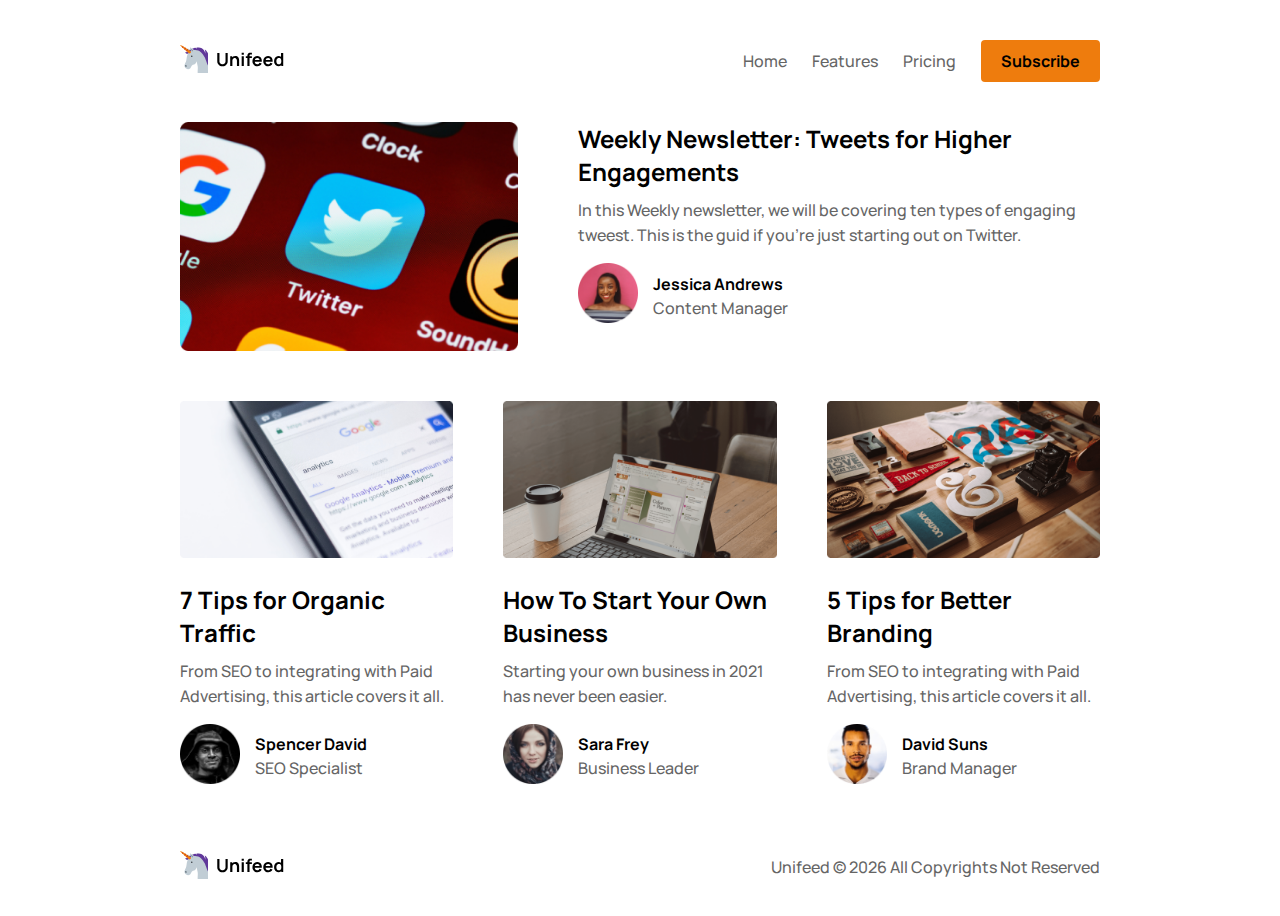
<file: index.html>
<!DOCTYPE html>
<html lang="en">
<head>
    <meta charset="UTF-8">
    <meta http-equiv="X-UA-Compatible" content="IE=edge">
    <meta name="viewport" content="width=device-width, initial-scale=1.0">
    <title>Unifeed</title>
    <link rel="icon" type="image/svg+xml" href="https://graceful-nasturtium-54fb7e.netlify.app//Assets/Favicon.svg">
    <link rel="stylesheet" href="./css/style.css">
</head>
<body>
    
    <header class="container">
        <div class="logo">
            <img src="./Assets/Logo.svg" alt="Logo SVG">
        </div>
        <nav class="links">
            <ul>
                <li><a href="#">Home</a></li>
                <li><a href="#">Features</a></li>
                <li><a href="#">Pricing</a></li>
                <li class="btn btn-primary"><a href="#">Subscribe</a></li>
            </ul>
        </nav>
        <div class="hamburger">
            <img src="./Assets/Hamburger Menu.svg" alt="Hamburger Icon">
        </div>
    </header>

    <section class="home-blogs container">
        
        <article class="blog blog-big">
            <div class="blog-image">
                <img src="./Assets/Main Article Image.png" alt="Weekly Newsletter: Tweets for Higher Engagements Image">
            </div>
            <div class="blog-information">
                <h2 class="blog-title">Weekly Newsletter: Tweets for Higher Engagements</h2>
                <p>In this Weekly newsletter, we will be covering ten types of engaging tweest. This is the guid if you're just starting out on Twitter.</p>
                <div class="blog-author-information">
                    <div class="author-image">
                        <img src="./Assets/User Avatar.png" alt="Jessica Andrews Image">
                    </div>
                    <div class="author-information">
                        <span class="author-name">Jessica Andrews</span>
                        <span class="author-role">Content Manager</span>
                    </div>
                </div>
            </div>
        </article>

        <article class="blog">
            <div class="blog-image">
                <img src="./Assets/Article 1 Image.png" alt="7 Tips for Organic Traffic Image">
            </div>
            <div class="blog-information">
                <h2 class="blog-title">7 Tips for Organic Traffic</h2>
                <p>From SEO to integrating with Paid Advertising, this article covers it all.</p>
                <div class="blog-author-information">
                    <div class="author-image">
                        <img src="./Assets/User Avatar-1.png" alt="Spencer David Image">
                    </div>
                    <div class="author-information">
                        <span class="author-name">Spencer David</span>
                        <span class="author-role">SEO Specialist</span>
                    </div>
                </div>
            </div>
        </article>

        <article class="blog">
            <div class="blog-image">
                <img src="./Assets/Article 2 Image.png" alt="How To Start Your Own Business Image">
            </div>
            <div class="blog-information">
                <h2 class="blog-title">How To Start Your Own Business</h2>
                <p>Starting your own business in 2021 has never been easier.</p>
                <div class="blog-author-information">
                    <div class="author-image">
                        <img src="./Assets/User Avatar-2.png" alt="Sara Frey Image">
                    </div>
                    <div class="author-information">
                        <span class="author-name">Sara Frey</span>
                        <span class="author-role">Business Leader</span>
                    </div>
                </div>
            </div>
        </article>

        <article class="blog">
            <div class="blog-image">
                <img src="./Assets/Article 3 Image.png" alt="5 Tips for Better Branding Image">
            </div>
            <div class="blog-information">
                <h2 class="blog-title">5 Tips for Better Branding</h2>
                <p>From SEO to integrating with Paid Advertising, this article covers it all.</p>
                <div class="blog-author-information">
                    <div class="author-image">
                        <img src="./Assets/User Avatar-3.png" alt="David Suns Image">
                    </div>
                    <div class="author-information">
                        <span class="author-name">David Suns</span>
                        <span class="author-role">Brand Manager</span>
                    </div>
                </div>
            </div>
        </article>

    </section>

    <footer>
        <div class="container">
            <div class="footer-logo">
                <img src="./Assets/Logo.svg" alt="Unifeed Logo">
            </div>
            <p class="copyright-text">
                Unifeed &copy; <script>document.write(new Date().getFullYear());</script> All Copyrights Not Reserved
            </p>
        </div>
    </footer>

    <script>
        const hamburgerMenu = document.querySelector('.hamburger');
        const navLinks = document.querySelector('header.container nav.links');

        hamburgerMenu.addEventListener("click", function() {
        navLinks.classList.toggle('nav-active') 
        });
    </script>

</body>
</html>
</file>
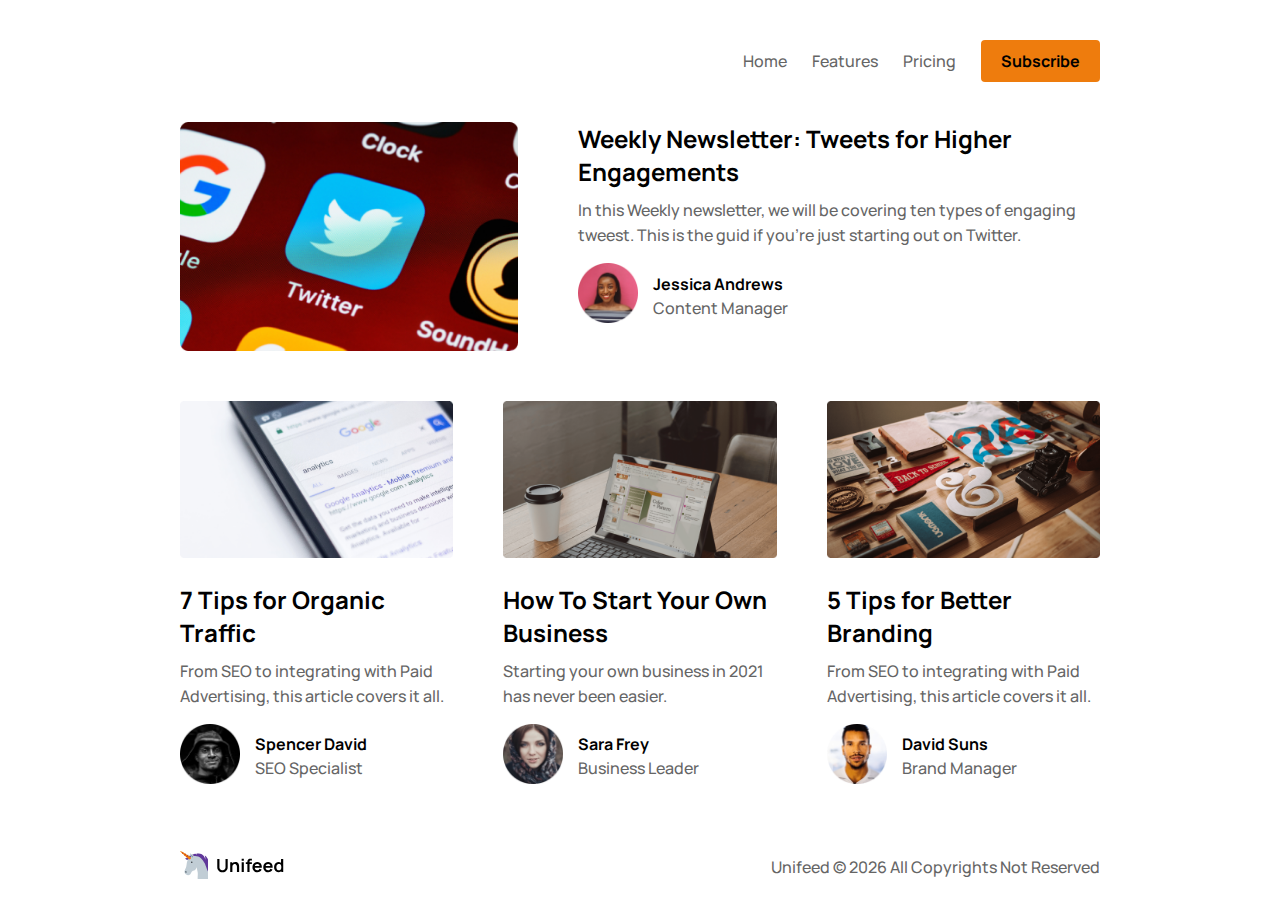
<file: Assets/index.html>
<!DOCTYPE html>
<html lang="en">
<head>
    <meta charset="UTF-8">
    <meta http-equiv="X-UA-Compatible" content="IE=edge">
    <meta name="viewport" content="width=device-width, initial-scale=1.0">
    <title>Unifeed</title>
    <link rel="icon" type="image/svg+xml" href="./Assets/Favicon.svg">
    <link rel="stylesheet" href="./css/style.css">
</head>
<body>
    
    <header class="container">
        <div class="logo">
            <img src="./Assets/Favicon.svg" alt="Logo SVG">
        </div>
        <nav class="links">
            <ul>
                <li><a href="#">Home</a></li>
                <li><a href="#">Features</a></li>
                <li><a href="#">Pricing</a></li>
                <li class="btn btn-primary"><a href="#">Subscribe</a></li>
            </ul>
        </nav>
        <div class="hamburger">
            <img src="./Assets/Hamburger Menu.svg" alt="Hamburger Icon">
        </div>
    </header>

    <section class="home-blogs container">
        
        <article class="blog blog-big">
            <div class="blog-image">
                <img src="./Assets/Main Article Image.png" alt="Weekly Newsletter: Tweets for Higher Engagements Image">
            </div>
            <div class="blog-information">
                <h2 class="blog-title">Weekly Newsletter: Tweets for Higher Engagements</h2>
                <p>In this Weekly newsletter, we will be covering ten types of engaging tweest. This is the guid if you're just starting out on Twitter.</p>
                <div class="blog-author-information">
                    <div class="author-image">
                        <img src="./Assets/User Avatar.png" alt="Jessica Andrews Image">
                    </div>
                    <div class="author-information">
                        <span class="author-name">Jessica Andrews</span>
                        <span class="author-role">Content Manager</span>
                    </div>
                </div>
            </div>
        </article>

        <article class="blog">
            <div class="blog-image">
                <img src="./Assets/Article 1 Image.png" alt="7 Tips for Organic Traffic Image">
            </div>
            <div class="blog-information">
                <h2 class="blog-title">7 Tips for Organic Traffic</h2>
                <p>From SEO to integrating with Paid Advertising, this article covers it all.</p>
                <div class="blog-author-information">
                    <div class="author-image">
                        <img src="./Assets/User Avatar-1.png" alt="Spencer David Image">
                    </div>
                    <div class="author-information">
                        <span class="author-name">Spencer David</span>
                        <span class="author-role">SEO Specialist</span>
                    </div>
                </div>
            </div>
        </article>

        <article class="blog">
            <div class="blog-image">
                <img src="./Assets/Article 2 Image.png" alt="How To Start Your Own Business Image">
            </div>
            <div class="blog-information">
                <h2 class="blog-title">How To Start Your Own Business</h2>
                <p>Starting your own business in 2021 has never been easier.</p>
                <div class="blog-author-information">
                    <div class="author-image">
                        <img src="./Assets/User Avatar-2.png" alt="Sara Frey Image">
                    </div>
                    <div class="author-information">
                        <span class="author-name">Sara Frey</span>
                        <span class="author-role">Business Leader</span>
                    </div>
                </div>
            </div>
        </article>

        <article class="blog">
            <div class="blog-image">
                <img src="./Assets/Article 3 Image.png" alt="5 Tips for Better Branding Image">
            </div>
            <div class="blog-information">
                <h2 class="blog-title">5 Tips for Better Branding</h2>
                <p>From SEO to integrating with Paid Advertising, this article covers it all.</p>
                <div class="blog-author-information">
                    <div class="author-image">
                        <img src="./Assets/User Avatar-3.png" alt="David Suns Image">
                    </div>
                    <div class="author-information">
                        <span class="author-name">David Suns</span>
                        <span class="author-role">Brand Manager</span>
                    </div>
                </div>
            </div>
        </article>

    </section>

    <footer>
        <div class="container">
            <div class="footer-logo">
                <img src="./Assets/Logo.svg" alt="Unifeed Logo">
            </div>
            <p class="copyright-text">
                Unifeed &copy; <script>document.write(new Date().getFullYear());</script> All Copyrights Not Reserved
            </p>
        </div>
    </footer>

    <script>
        const hamburgerMenu = document.querySelector('.hamburger');
        const navLinks = document.querySelector('header.container nav.links');

        hamburgerMenu.addEventListener("click", function() {
        navLinks.classList.toggle('nav-active') 
        });
    </script>

</body>
</html>
</file>
<file: css/style.css>
@charset "UTF-8";
@import url("https://fonts.googleapis.com/css2?family=Manrope:wght@300;400;500;600;700&display=swap");
*,
*::before,
*::after {
  margin: 0;
  padding: 0;
  -webkit-box-sizing: border-box;
          box-sizing: border-box;
}

html, body {
  height: 100%;
  width: 100%;
  margin: 0;
  display: table;
}

body {
  font-family: "Manrope", sans-serif;
}

.container {
  width: 100%;
  margin: 0 auto;
  padding: 20px;
}
@media (min-width: 576px) {
  .container {
    width: 540px;
  }
}
@media (min-width: 768px) {
  .container {
    width: 720px;
  }
}
@media (min-width: 992px) {
  .container {
    width: 960px;
  }
}

img, svg {
  max-width: 100%;
}

header {
  display: -webkit-box;
  display: -ms-flexbox;
  display: flex;
  -webkit-box-align: center;
      -ms-flex-align: center;
          align-items: center;
  -webkit-box-pack: justify;
      -ms-flex-pack: justify;
          justify-content: space-between;
  margin-top: 20px !important;
}
header nav.links {
  position: fixed;
  top: 0;
  left: 0;
  -webkit-transform: translateX(-100%);
          transform: translateX(-100%);
  background-color: #f5f5f5;
  width: 100vw;
  height: 100vh;
  opacity: 0;
  -webkit-transition: all 0.5s ease-in-out;
  transition: all 0.5s ease-in-out;
}
header nav.links.nav-active {
  -webkit-transform: translateX(0);
          transform: translateX(0);
  opacity: 1;
}
@media (min-width: 576px) {
  header nav.links {
    position: relative;
    width: auto;
    height: auto;
    -webkit-transform: translateX(0);
            transform: translateX(0);
    opacity: 1;
    -webkit-transition: none;
    transition: none;
    background-color: transparent;
  }
}
header nav.links ul {
  list-style-type: none;
  padding: 80px 0;
}
@media (min-width: 576px) {
  header nav.links ul {
    padding: 0;
    display: -webkit-box;
    display: -ms-flexbox;
    display: flex;
    -webkit-box-align: center;
        -ms-flex-align: center;
            align-items: center;
    gap: 25px;
  }
}
header nav.links ul li {
  width: 100%;
  position: relative;
}
header nav.links ul li:not(:last-child) {
  border-bottom: 1px solid gray;
}
@media (min-width: 576px) {
  header nav.links ul li:not(:last-child) {
    border-bottom: none;
  }
}
@media (min-width: 576px) {
  header nav.links ul li.btn {
    background-color: #EE7C0D;
    border-radius: 4px;
    -webkit-transition: background-color 0.2s ease-in-out;
    transition: background-color 0.2s ease-in-out;
  }
  header nav.links ul li.btn:hover {
    background-color: #f4963a;
  }
  header nav.links ul li.btn a {
    padding: 10px 20px;
    color: #000;
    font-weight: 700;
  }
  header nav.links ul li.btn a:hover {
    color: #1a1a1a;
  }
}
header nav.links ul li a {
  color: black;
  text-decoration: none;
  font-weight: 700;
  display: block;
  padding: 20px;
  width: 100%;
}
header nav.links ul li a::after {
  content: "›";
  position: absolute;
  top: 50%;
  right: 45px;
  -webkit-transform: translateY(-50%);
          transform: translateY(-50%);
  font-size: 28px;
}
@media (min-width: 576px) {
  header nav.links ul li a {
    color: #656565;
    font-weight: 500;
    padding: 0;
  }
  header nav.links ul li a::after {
    content: "";
  }
}
header .hamburger {
  z-index: 100;
  cursor: pointer;
}
@media (min-width: 576px) {
  header .hamburger {
    display: none;
  }
}

section.home-blogs {
  display: grid;
  grid-template-columns: repeat(1, 1fr);
  gap: 50px;
}
@media (min-width: 768px) {
  section.home-blogs {
    grid-template-columns: repeat(2, 1fr);
  }
  section.home-blogs .blog-big {
    grid-column: 1/-1;
    display: grid;
    grid-template-columns: calc(40% - 30px) calc(60% - 30px);
    -ms-flex-line-pack: center;
        align-content: center;
    gap: 60px;
  }
  section.home-blogs .blog-big .blog-image {
    margin-bottom: 0 !important;
    display: -webkit-box;
    display: -ms-flexbox;
    display: flex;
    -webkit-box-align: center;
        -ms-flex-align: center;
            align-items: center;
    -webkit-box-pack: center;
        -ms-flex-pack: center;
            justify-content: center;
  }
  section.home-blogs .blog-big .blog-image img {
    width: 100% !important;
    height: 100% !important;
    max-height: 100% !important;
  }
}
@media (min-width: 992px) {
  section.home-blogs {
    grid-template-columns: repeat(3, 1fr);
  }
}
section.home-blogs article.blog .blog-image {
  width: 100%;
  margin-bottom: 20px;
}
section.home-blogs article.blog .blog-image img {
  width: 100%;
  -o-object-fit: cover;
     object-fit: cover;
  height: auto;
}
@media (min-width: 576px) {
  section.home-blogs article.blog .blog-image img {
    max-height: 200px;
  }
}
section.home-blogs article.blog .blog-information {
  width: 100%;
}
section.home-blogs article.blog .blog-information .blog-title {
  margin-bottom: 10px;
}
section.home-blogs article.blog .blog-information p {
  color: #656565;
  font-weight: 500;
  line-height: 25px;
  margin-bottom: 15px;
}
section.home-blogs article.blog .blog-information .blog-author-information {
  display: -webkit-box;
  display: -ms-flexbox;
  display: flex;
  -webkit-box-align: center;
      -ms-flex-align: center;
          align-items: center;
  gap: 15px;
}
section.home-blogs article.blog .blog-information .blog-author-information .author-image {
  max-width: 60px;
}
section.home-blogs article.blog .blog-information .blog-author-information .author-information {
  display: -webkit-box;
  display: -ms-flexbox;
  display: flex;
  -webkit-box-orient: vertical;
  -webkit-box-direction: normal;
      -ms-flex-direction: column;
          flex-direction: column;
  gap: 2px;
}
section.home-blogs article.blog .blog-information .blog-author-information .author-information .author-name {
  font-weight: 700;
}
section.home-blogs article.blog .blog-information .blog-author-information .author-information .author-role {
  color: #656565;
  font-weight: 500;
}

footer {
  display: table-row;
  height: 0;
}
footer .container {
  margin-top: 20px;
  margin-bottom: 10px;
  display: -webkit-box;
  display: -ms-flexbox;
  display: flex;
  -webkit-box-orient: vertical;
  -webkit-box-direction: normal;
      -ms-flex-direction: column;
          flex-direction: column;
  -webkit-box-align: start;
      -ms-flex-align: start;
          align-items: flex-start;
  -webkit-box-pack: justify;
      -ms-flex-pack: justify;
          justify-content: space-between;
  gap: 10px;
  color: #656565;
  font-weight: 500;
}
@media (min-width: 576px) {
  footer .container {
    -webkit-box-orient: horizontal;
    -webkit-box-direction: normal;
        -ms-flex-direction: row;
            flex-direction: row;
    -webkit-box-align: center;
        -ms-flex-align: center;
            align-items: center;
  }
}/*# sourceMappingURL=style.css.map */
</file>
<file: Assets/css/style.css>
@charset "UTF-8";
@import url("https://fonts.googleapis.com/css2?family=Manrope:wght@300;400;500;600;700&display=swap");
*,
*::before,
*::after {
  margin: 0;
  padding: 0;
  -webkit-box-sizing: border-box;
          box-sizing: border-box;
}

html, body {
  height: 100%;
  width: 100%;
  margin: 0;
  display: table;
}

body {
  font-family: "Manrope", sans-serif;
}

.container {
  width: 100%;
  margin: 0 auto;
  padding: 20px;
}
@media (min-width: 576px) {
  .container {
    width: 540px;
  }
}
@media (min-width: 768px) {
  .container {
    width: 720px;
  }
}
@media (min-width: 992px) {
  .container {
    width: 960px;
  }
}

img, svg {
  max-width: 100%;
}

header {
  display: -webkit-box;
  display: -ms-flexbox;
  display: flex;
  -webkit-box-align: center;
      -ms-flex-align: center;
          align-items: center;
  -webkit-box-pack: justify;
      -ms-flex-pack: justify;
          justify-content: space-between;
  margin-top: 20px !important;
}
header nav.links {
  position: fixed;
  top: 0;
  left: 0;
  -webkit-transform: translateX(-100%);
          transform: translateX(-100%);
  background-color: #f5f5f5;
  width: 100vw;
  height: 100vh;
  opacity: 0;
  -webkit-transition: all 0.5s ease-in-out;
  transition: all 0.5s ease-in-out;
}
header nav.links.nav-active {
  -webkit-transform: translateX(0);
          transform: translateX(0);
  opacity: 1;
}
@media (min-width: 576px) {
  header nav.links {
    position: relative;
    width: auto;
    height: auto;
    -webkit-transform: translateX(0);
            transform: translateX(0);
    opacity: 1;
    -webkit-transition: none;
    transition: none;
    background-color: transparent;
  }
}
header nav.links ul {
  list-style-type: none;
  padding: 80px 0;
}
@media (min-width: 576px) {
  header nav.links ul {
    padding: 0;
    display: -webkit-box;
    display: -ms-flexbox;
    display: flex;
    -webkit-box-align: center;
        -ms-flex-align: center;
            align-items: center;
    gap: 25px;
  }
}
header nav.links ul li {
  width: 100%;
  position: relative;
}
header nav.links ul li:not(:last-child) {
  border-bottom: 1px solid gray;
}
@media (min-width: 576px) {
  header nav.links ul li:not(:last-child) {
    border-bottom: none;
  }
}
@media (min-width: 576px) {
  header nav.links ul li.btn {
    background-color: #EE7C0D;
    border-radius: 4px;
    -webkit-transition: background-color 0.2s ease-in-out;
    transition: background-color 0.2s ease-in-out;
  }
  header nav.links ul li.btn:hover {
    background-color: #f4963a;
  }
  header nav.links ul li.btn a {
    padding: 10px 20px;
    color: #000;
    font-weight: 700;
  }
  header nav.links ul li.btn a:hover {
    color: #1a1a1a;
  }
}
header nav.links ul li a {
  color: black;
  text-decoration: none;
  font-weight: 700;
  display: block;
  padding: 20px;
  width: 100%;
}
header nav.links ul li a::after {
  content: "›";
  position: absolute;
  top: 50%;
  right: 45px;
  -webkit-transform: translateY(-50%);
          transform: translateY(-50%);
  font-size: 28px;
}
@media (min-width: 576px) {
  header nav.links ul li a {
    color: #656565;
    font-weight: 500;
    padding: 0;
  }
  header nav.links ul li a::after {
    content: "";
  }
}
header .hamburger {
  z-index: 100;
  cursor: pointer;
}
@media (min-width: 576px) {
  header .hamburger {
    display: none;
  }
}

section.home-blogs {
  display: grid;
  grid-template-columns: repeat(1, 1fr);
  gap: 50px;
}
@media (min-width: 768px) {
  section.home-blogs {
    grid-template-columns: repeat(2, 1fr);
  }
  section.home-blogs .blog-big {
    grid-column: 1/-1;
    display: grid;
    grid-template-columns: calc(40% - 30px) calc(60% - 30px);
    -ms-flex-line-pack: center;
        align-content: center;
    gap: 60px;
  }
  section.home-blogs .blog-big .blog-image {
    margin-bottom: 0 !important;
    display: -webkit-box;
    display: -ms-flexbox;
    display: flex;
    -webkit-box-align: center;
        -ms-flex-align: center;
            align-items: center;
    -webkit-box-pack: center;
        -ms-flex-pack: center;
            justify-content: center;
  }
  section.home-blogs .blog-big .blog-image img {
    width: 100% !important;
    height: 100% !important;
    max-height: 100% !important;
  }
}
@media (min-width: 992px) {
  section.home-blogs {
    grid-template-columns: repeat(3, 1fr);
  }
}
section.home-blogs article.blog .blog-image {
  width: 100%;
  margin-bottom: 20px;
}
section.home-blogs article.blog .blog-image img {
  width: 100%;
  -o-object-fit: cover;
     object-fit: cover;
  height: auto;
}
@media (min-width: 576px) {
  section.home-blogs article.blog .blog-image img {
    max-height: 200px;
  }
}
section.home-blogs article.blog .blog-information {
  width: 100%;
}
section.home-blogs article.blog .blog-information .blog-title {
  margin-bottom: 10px;
}
section.home-blogs article.blog .blog-information p {
  color: #656565;
  font-weight: 500;
  line-height: 25px;
  margin-bottom: 15px;
}
section.home-blogs article.blog .blog-information .blog-author-information {
  display: -webkit-box;
  display: -ms-flexbox;
  display: flex;
  -webkit-box-align: center;
      -ms-flex-align: center;
          align-items: center;
  gap: 15px;
}
section.home-blogs article.blog .blog-information .blog-author-information .author-image {
  max-width: 60px;
}
section.home-blogs article.blog .blog-information .blog-author-information .author-information {
  display: -webkit-box;
  display: -ms-flexbox;
  display: flex;
  -webkit-box-orient: vertical;
  -webkit-box-direction: normal;
      -ms-flex-direction: column;
          flex-direction: column;
  gap: 2px;
}
section.home-blogs article.blog .blog-information .blog-author-information .author-information .author-name {
  font-weight: 700;
}
section.home-blogs article.blog .blog-information .blog-author-information .author-information .author-role {
  color: #656565;
  font-weight: 500;
}

footer {
  display: table-row;
  height: 0;
}
footer .container {
  margin-top: 20px;
  margin-bottom: 10px;
  display: -webkit-box;
  display: -ms-flexbox;
  display: flex;
  -webkit-box-orient: vertical;
  -webkit-box-direction: normal;
      -ms-flex-direction: column;
          flex-direction: column;
  -webkit-box-align: start;
      -ms-flex-align: start;
          align-items: flex-start;
  -webkit-box-pack: justify;
      -ms-flex-pack: justify;
          justify-content: space-between;
  gap: 10px;
  color: #656565;
  font-weight: 500;
}
@media (min-width: 576px) {
  footer .container {
    -webkit-box-orient: horizontal;
    -webkit-box-direction: normal;
        -ms-flex-direction: row;
            flex-direction: row;
    -webkit-box-align: center;
        -ms-flex-align: center;
            align-items: center;
  }
}/*# sourceMappingURL=style.css.map */
</file>
